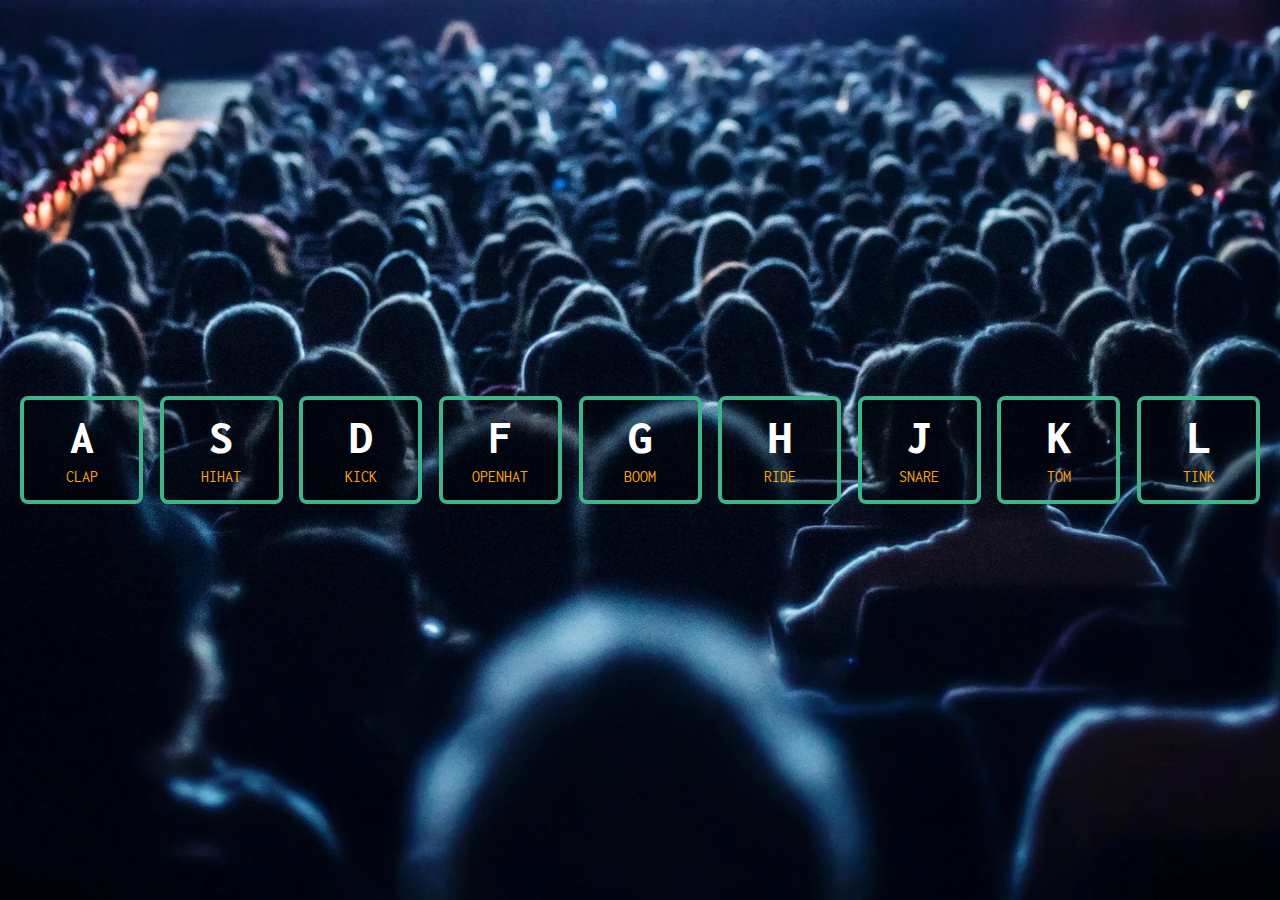
<file: drum-kit/index.html>
<!DOCTYPE html>
<html lang="en">
<head>
  <meta charset="utf-8">
  <meta content="width=device-width, initial-scale=1" name="viewport">
  <title>Drum kit</title>
  <link class="favicon" href="assets/favicon.ico" rel="icon">
  <link href="style.css" rel="stylesheet" type="text/css">
  <link href="normalize.css" rel="stylesheet" type="text/css">
  <link rel="preconnect" href="https://fonts.googleapis.com">
  <link rel="preconnect" href="https://fonts.gstatic.com" crossorigin>
  <link href="https://fonts.googleapis.com/css2?family=Inconsolata:wght@200;300;400;500;600;700;800;900&display=swap" rel="stylesheet"> 
</head>
<body>
  <main class="main">
    <div class="keys-container">
      <div data-key="65" class="keys__block"  id="block-clap" >
        <kbd class="key-font">A</kbd>
        <span class="sound key-font">clap</span>
      </div>
      <div data-key="83" class="keys__block" id="block-hihat">
        <kbd class="key-font">S</kbd>
        <span class="sound key-font">hihat</span>
      </div>
      <div data-key="68" class="keys__block" id="block-kick">
        <kbd class="key-font">D</kbd>
        <span class="sound key-font">kick</span>
      </div>
      <div data-key="70" class="keys__block" id="block-openhat">
        <kbd class="key-font">F</kbd>
        <span class="sound key-font">openhat</span>
      </div>
      <div data-key="71" class="keys__block" id="block-boom">
        <kbd class="key-font">G</kbd>
        <span class="sound key-font">boom</span>
      </div>
      <div data-key="72" class="keys__block" id="block-ride">
        <kbd class="key-font">H</kbd>
        <span class="sound key-font">ride</span>
      </div>
      <div data-key="74" class="keys__block" id="block-snare">
        <kbd class="key-font">J</kbd>
        <span class="sound key-font">snare</span>
      </div>
      <div data-key="75" class="keys__block" id="block-tom">
        <kbd class="key-font">K</kbd>
        <span class="sound key-font">tom</span>
      </div>
      <div data-key="76" class="keys__block" id="block-tink">
        <kbd class="key-font">L</kbd>
        <span class="sound key-font">tink</span>
      </div>
    </div>
    <audio data-key="65" id ="clap" src="assets/audio/clap.wav"></audio>
    <audio data-key="83" id="hihat" src="assets/audio/hihat.wav"></audio>
    <audio data-key="68" id="kick" src="assets/audio/kick.wav"></audio>
    <audio data-key="70" id="openhat" src="assets/audio/openhat.wav"></audio>
    <audio data-key="71" id="boom" src="assets/audio/boom.wav"></audio>
    <audio data-key="72" id="ride"  src="assets/audio/ride.wav"></audio>
    <audio data-key="74" id="snare" src="assets/audio/snare.wav"></audio>
    <audio data-key="75" id="tom" src="assets/audio/tom.wav"></audio>
    <audio data-key="76" id="tink" src="assets/audio/tink.wav"></audio>
  </main>
  <script src="script.js"></script>
</body>
</html>
</file>
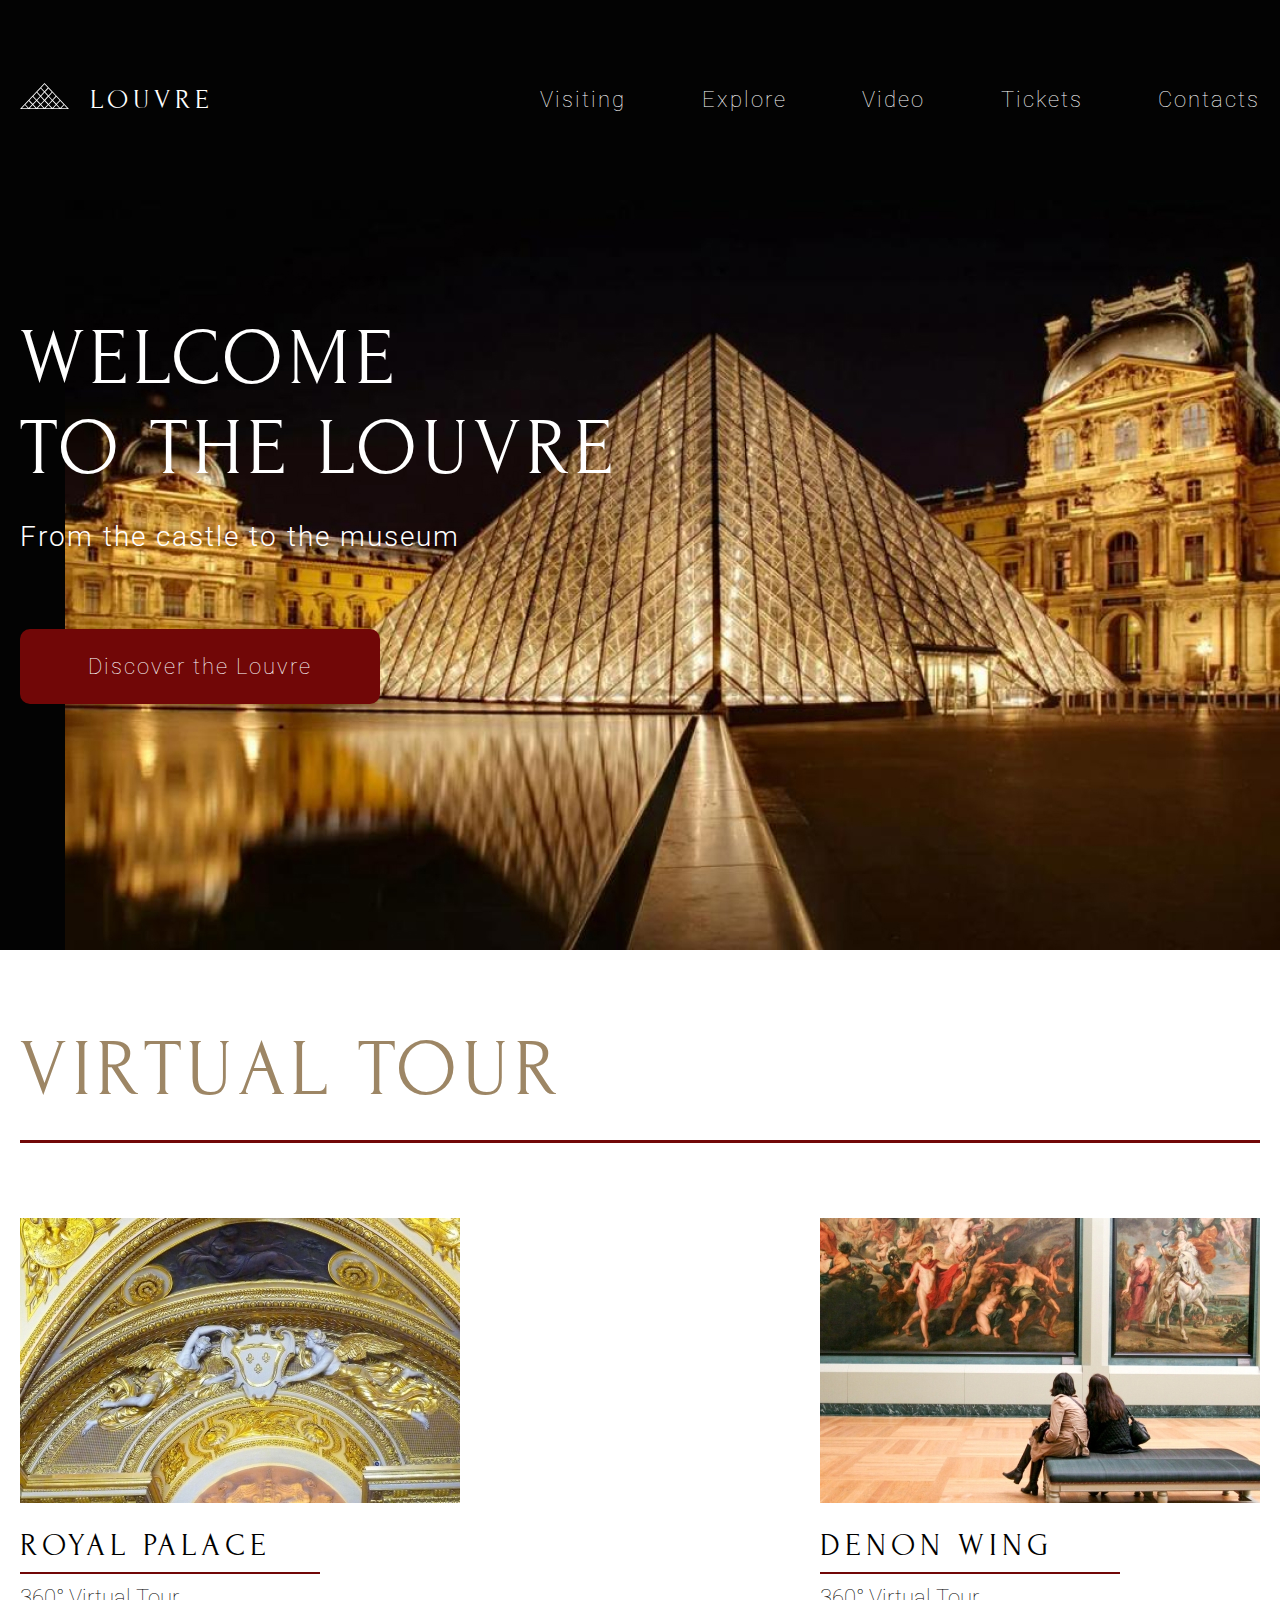
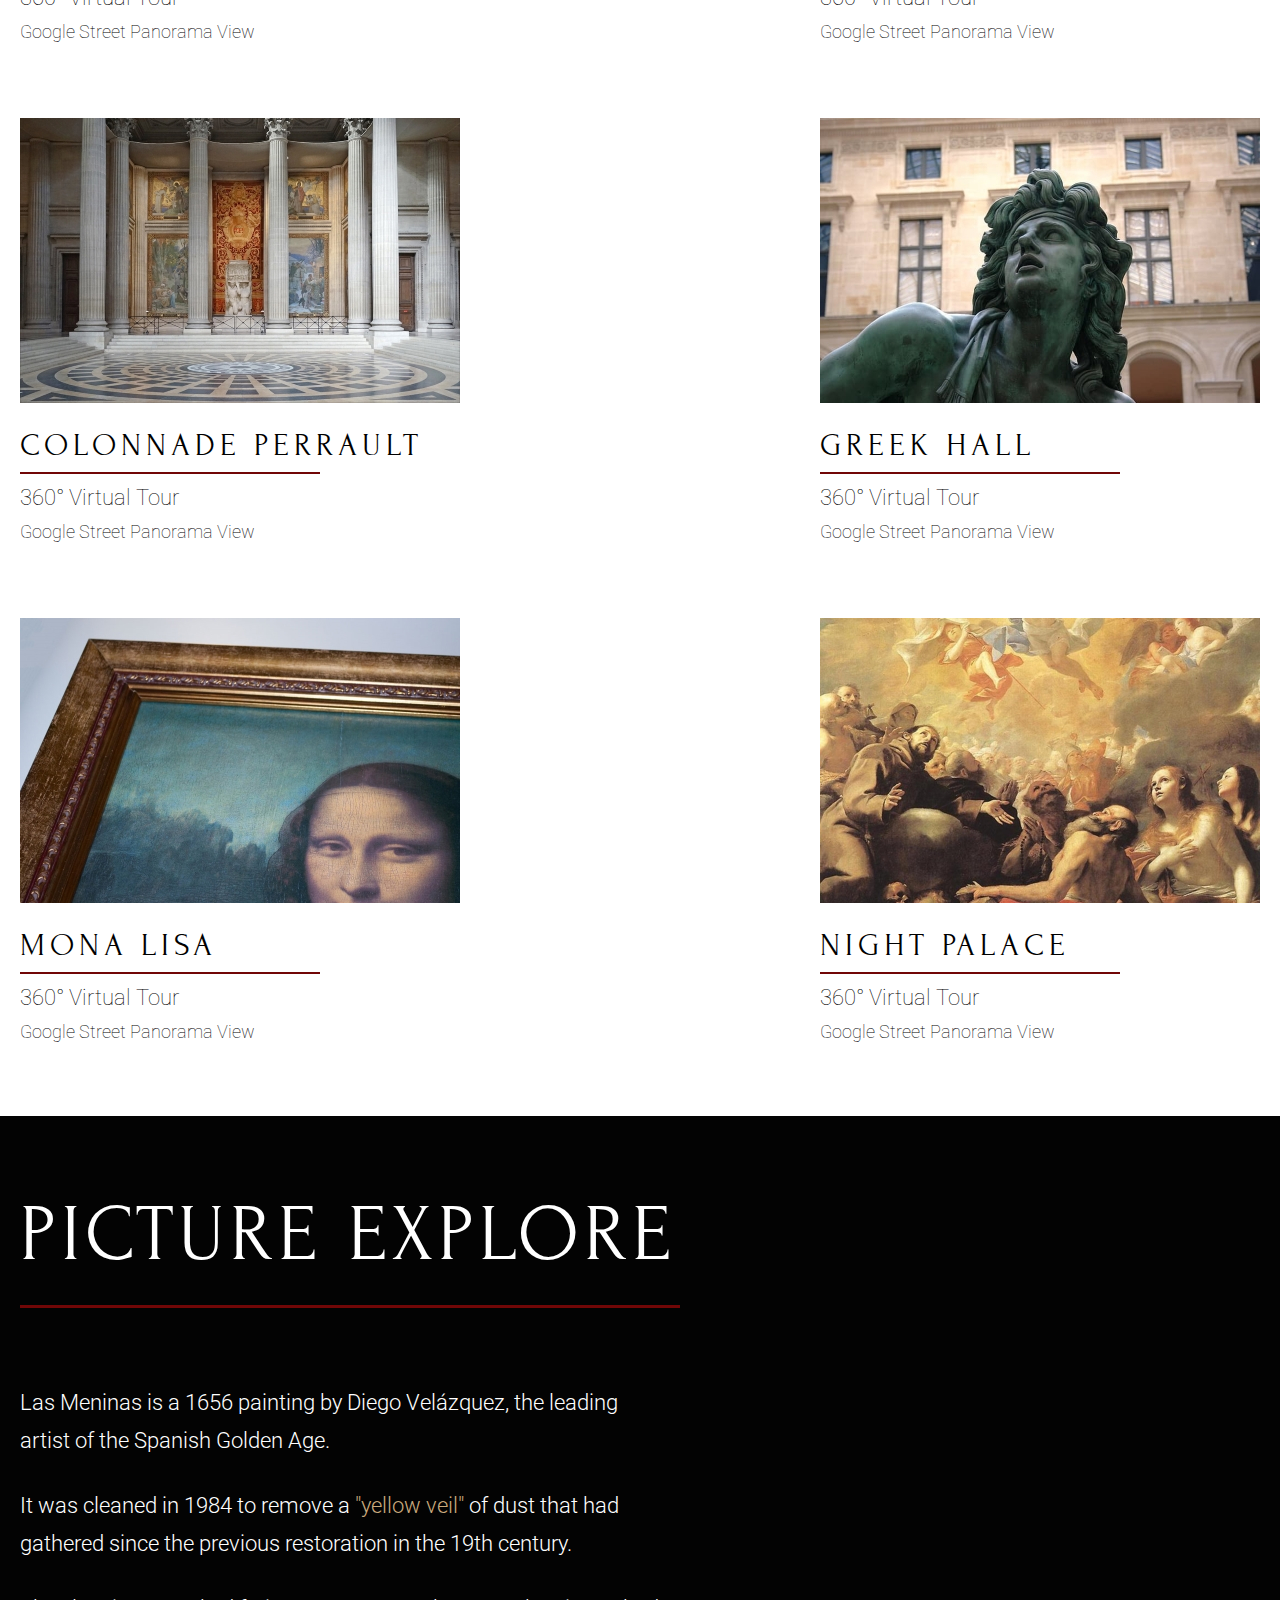
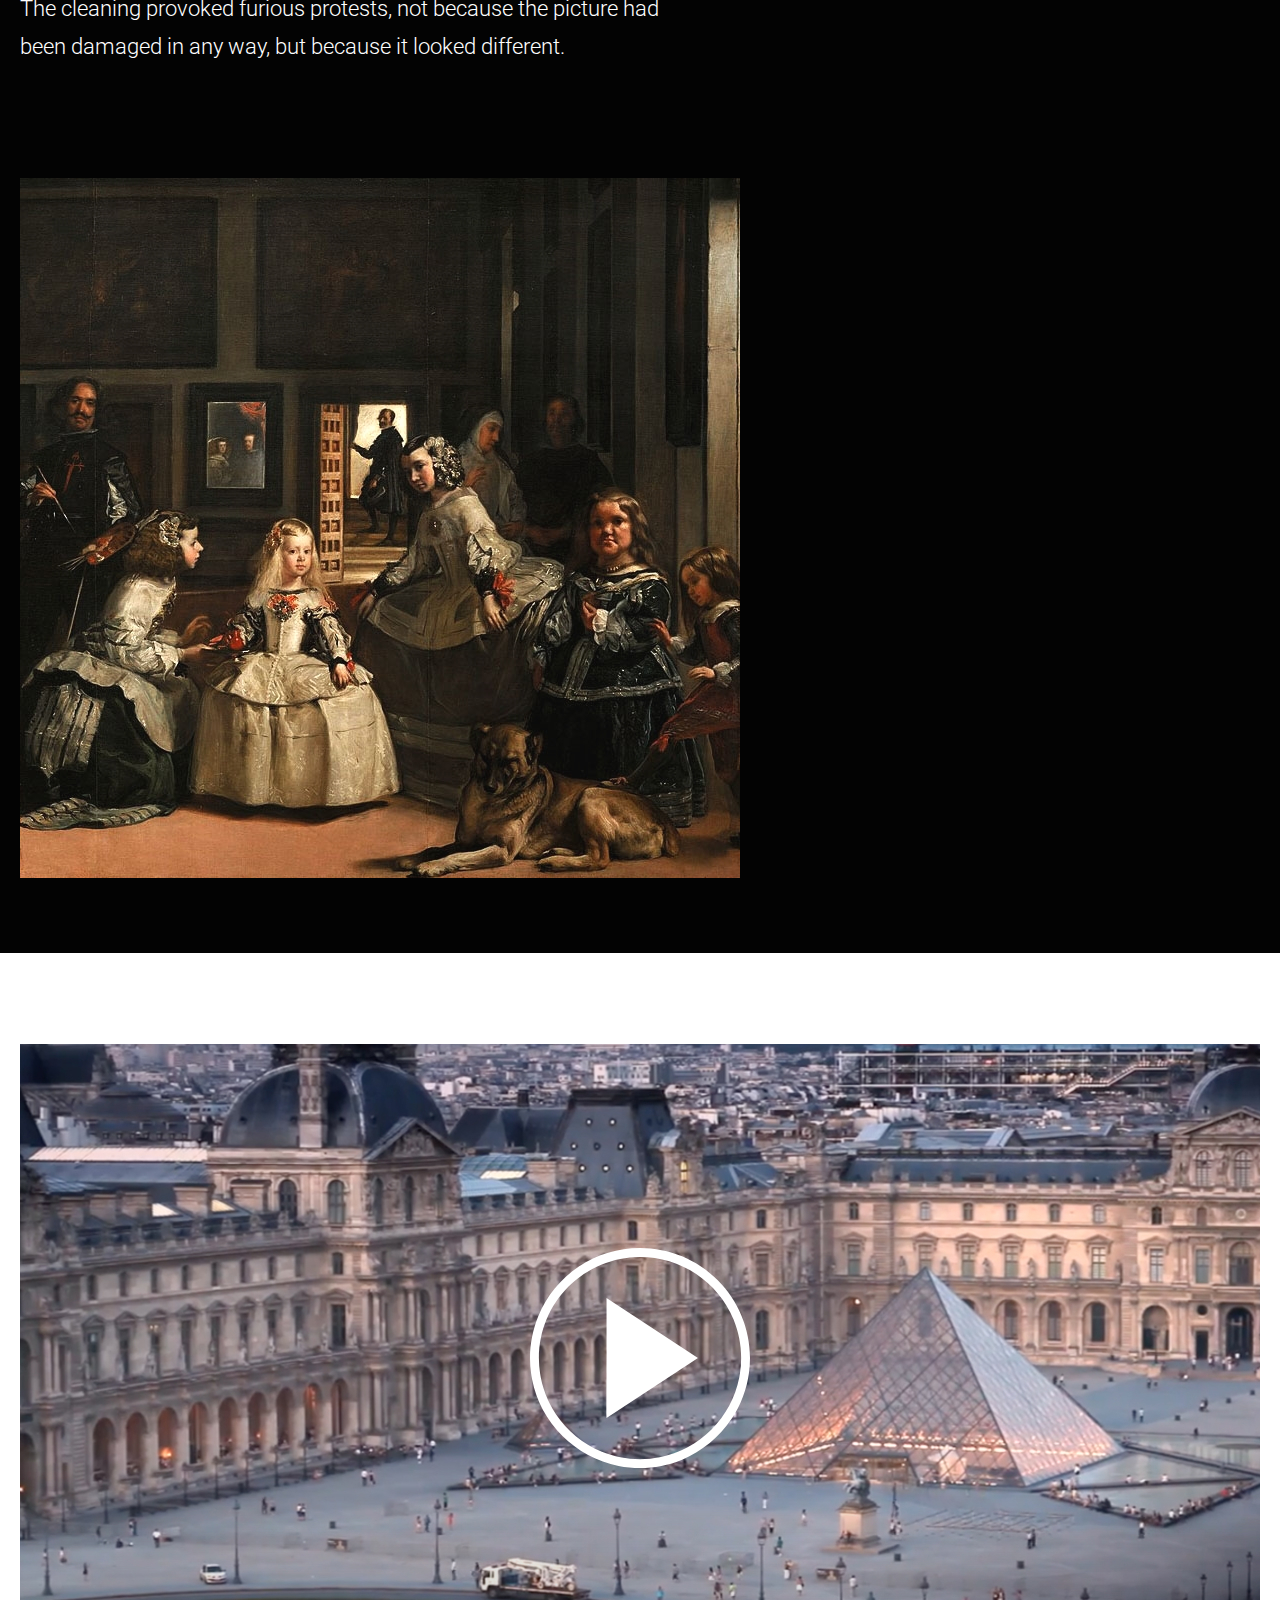
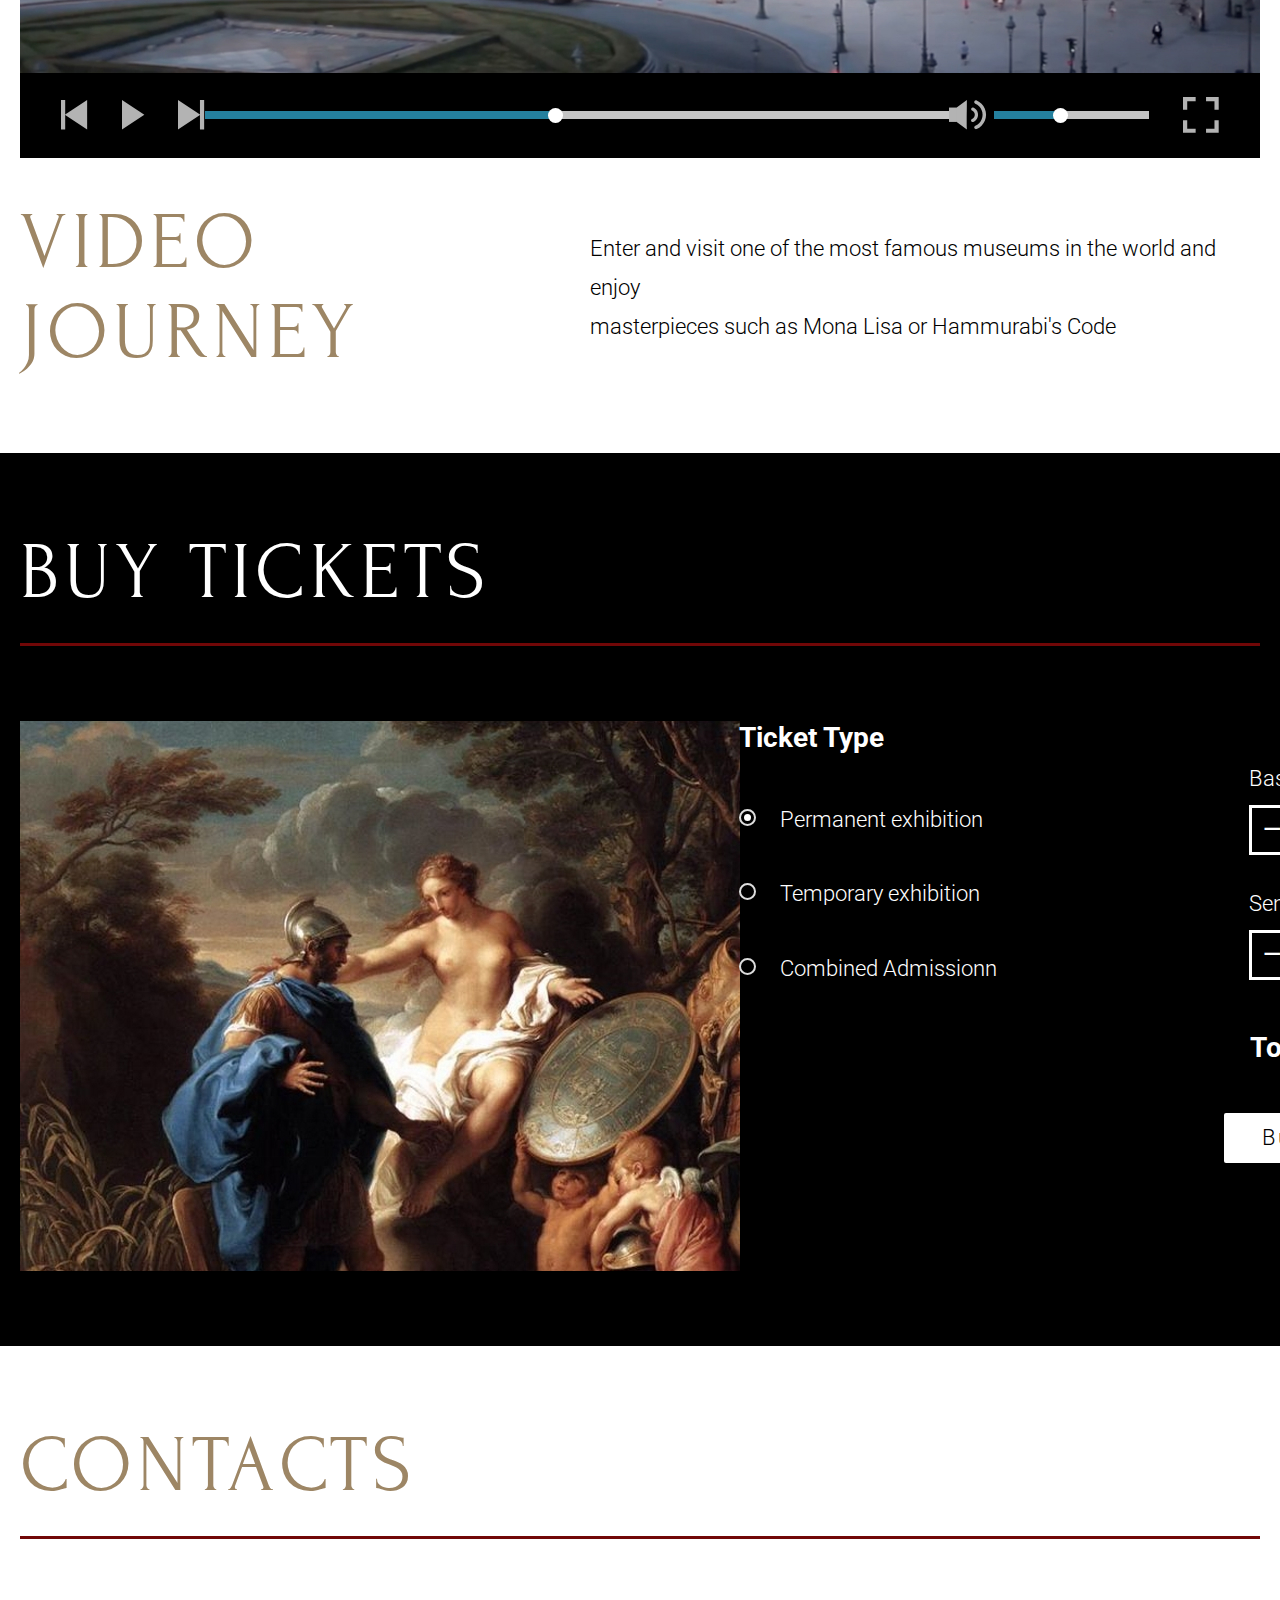
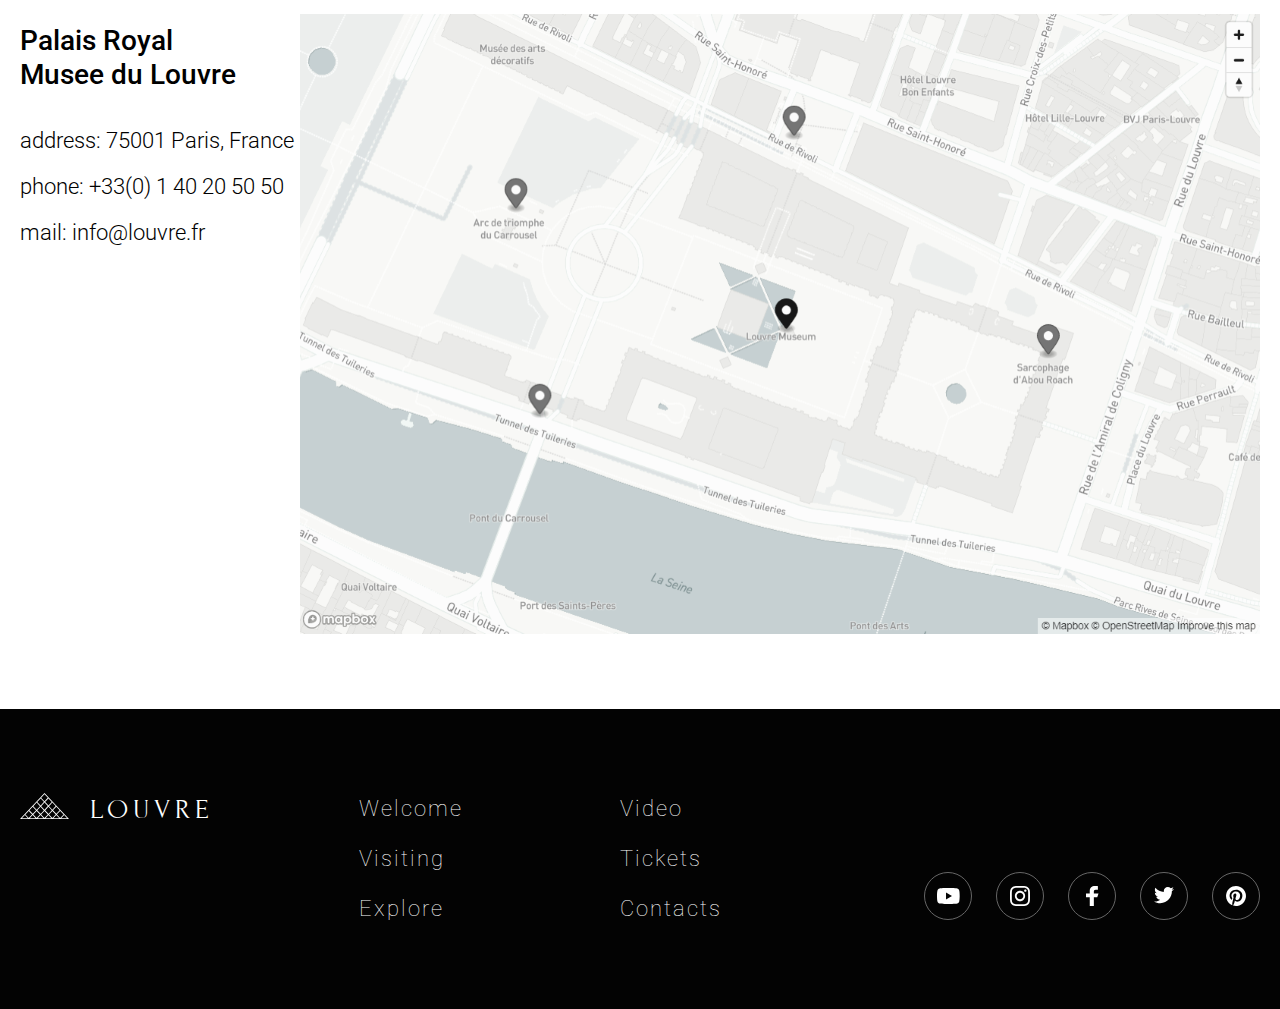
<file: museum/index.html>
<!DOCTYPE html>
<html lang="en">
<head>
  <meta charset="utf-8">
  <meta content="width=device-width, initial-scale=1" name="viewport">
  <title>MUSEUM</title>
  <link class="favicon" href="assets/favicon.ico" rel="icon">
  <link href="style.css" rel="stylesheet" type="text/css">
  <link href="normalize.css" rel="stylesheet" type="text/css">
  <link href="https://fonts.gstatic.com" rel="preconnect">
  <link href="https://fonts.googleapis.com/css2?family=Roboto:wght@100;300;400;500;700&display=swap" rel="stylesheet">
  <link href="https://fonts.googleapis.com/css2?family=Forum:wght@100;300;400;500;700&display=swap" rel="stylesheet">
</head>
<body>
  <header class="header" id="header">
    <div class="header-container">
      <div class="header__logo">
        <a class="logo" href="#">
          <svg class="logo-icon" width="50" height="34" viewBox="0 0 50 34" fill="none" xmlns="http://www.w3.org/2000/svg">
          <path d="M49 26H0L24.5 0L49 26ZM13.3075 13.1309L16.6442 16.6702L19.981 13.1309L16.6442 9.58115L13.3075 13.1309ZM16.6442 25.0052L19.981 21.466L16.6442 17.9162L13.3075 21.466L16.6442 25.0052ZM32.4083 25.0052L35.745 21.466L32.4083 17.9162L29.019 21.466L32.4083 25.0052ZM28.4673 5.40314C28.4473 5.43762 28.4207 5.46941 28.3885 5.49738C27.3507 6.6178 26.2997 7.73822 25.2357 8.84817C25.1437 8.94241 25.2357 9.00524 25.2357 9.08901L28.3097 12.356L28.4542 12.4921L31.7909 8.96335L28.4673 5.40314ZM8.78847 25.0052L8.91984 24.8691L11.9938 21.6126C12.0428 21.5717 12.0702 21.5173 12.0702 21.4607C12.0702 21.4042 12.0428 21.3498 11.9938 21.3089C11.0611 20.3456 10.1547 19.3613 9.23512 18.3874L8.78847 17.9162L5.45174 21.466L8.78847 25.0052ZM17.2354 8.95288L20.5721 12.4921L20.6772 12.3979L23.8169 9.06806C23.922 8.95288 23.8169 8.89005 23.8169 8.80628L20.7429 5.56021L20.6115 5.42408L17.2354 8.95288ZM17.2354 17.3298L20.5721 20.8691L20.7429 20.7016C21.7413 19.6545 22.7528 18.6073 23.7643 17.4869C23.7926 17.4663 23.8152 17.4412 23.8307 17.4133C23.8461 17.3853 23.8541 17.3551 23.8541 17.3246C23.8541 17.2941 23.8461 17.2639 23.8307 17.2359C23.8152 17.208 23.7926 17.1829 23.7643 17.1623C22.8185 16.1675 21.8727 15.1728 20.9399 14.1675L20.5721 13.7906L17.2354 17.3298ZM32.9995 17.3298L36.3362 20.8691L39.6729 17.3298L36.3362 13.7906L32.9995 17.3298ZM28.4673 13.7801V13.8534L25.3013 17.2147C25.1962 17.3089 25.2357 17.3717 25.3013 17.4555L28.244 20.5969C28.3228 20.6911 28.4147 20.7853 28.5198 20.8901L31.8566 17.3508L28.4673 13.7801ZM12.7295 20.8482C12.7453 20.8175 12.7675 20.7892 12.7952 20.7644L15.9611 17.4031C16.0531 17.2984 15.9611 17.2461 15.9611 17.1623L12.8477 13.8953C12.8069 13.8484 12.7583 13.8061 12.7032 13.7696L9.37962 17.2984L12.7295 20.8482ZM32.3558 16.6597L35.6925 13.1204L32.3558 9.59162L29.019 13.1309L32.3558 16.6597ZM24.4737 8.28272L27.8105 4.74346L24.5263 1.27749H24.4606L21.2552 4.71204C21.2354 4.73712 21.2249 4.76616 21.2249 4.79581C21.2249 4.82546 21.2354 4.8545 21.2552 4.87958L24.4737 8.28272ZM24.4737 16.6597L27.8105 13.1204L24.5 9.58115L21.1633 13.1309L24.4737 16.6597ZM24.4737 25.0366L27.8105 21.4974L24.4737 17.9476L21.1633 21.466L24.4737 25.0366ZM40.2378 25.0366L43.5745 21.4974L40.2509 17.9791H40.1853L36.9668 21.3613C36.8617 21.4764 36.9668 21.5288 36.9668 21.6021L39.5941 24.4398L40.2378 25.0366ZM1.89169 25.2356H7.88204L4.91314 22.0942L1.89169 25.2356ZM41.1705 25.2356H47.1083L44.1394 22.0942L41.1705 25.2356ZM23.5542 25.2356L20.5721 22.0942L17.5901 25.2356H23.5542ZM33.3147 25.2356H39.2525L36.2836 22.0942L33.3147 25.2356ZM31.3968 25.2356L28.4279 22.0942L25.459 25.2356H31.3968ZM15.6327 25.2356L12.6638 22.0942L9.69491 25.2356H15.6327Z" fill="white"/>
          </svg>
          <h1 class="logo-text">Louvre</h1></a>
      </div>
      <nav class="header__navigation">
        <ul class="navigation__menu">
          <li class="menu__item">
            <a class="item_link" href="#visiting">Visiting</a>
          </li>
          <li class="menu__item">
            <a class="item_link" href="#explore">Explore</a>
          </li>
          <li class="menu__item">
            <a class="item_link" href="#video">Video</a>
          </li>
          <li class="menu__item">
            <a class="item_link" href="#tickets">Tickets</a>
          </li>
          <li class="menu__item">
            <a class="item_link" href="#contacts">Contacts</a>
          </li>
        </ul>
      </nav>
    </div>
  </header>
  <main>
    <section class="welcome-section">
      <div class="welcome-wrapper">
        <div class="container welcome-container">
          <div class="welcome-text">
            <h2 class="section-title">welcome<br>
            to the louvre</h2>
            <p class="section-title title_castle-to-museum">From the castle to the museum</p>
          </div>
          <a class="btn-discover btn-discover_link" href="https://www.google.com/maps/@48.8618159,2.3366818,3a,75y,81.55h,73.4t/data=!3m7!1e1!3m5!1sAF1QipOVxZQuSy3Bx9T_HpH_7FtBHDTXvI6SF-A10ocT!2e10!3e12!7i5472!8i2736" target="_blank">
            Discover the Louvre
          </a>
        </div>
      </div>
    </section>
    <section class="visiting-section" id="visiting">
      <div class="container">
        <h2 class="section-title visiting-title_color-margin underline-title">Virtual tour</h2>
       <div class="cards-container">
          <a class="card-link" href="https://www.google.com/maps/@48.8606882,2.3356791,0a,93y,34.57h,63.23t/data=!3m4!1e1!3m2!1sAF1QipMZ9YgnArbwEIbTDANeSQYFu9gNqpW_2Sv8FBvY!2e10?source=apiv3" target="_blank">
            <div class="card">
              <img height="285" src="assets/images/royal-palace.jpg" width="440" alt="Royal Palace">
              <h3 class="card-title card-underline-title">Royal Palace</h3>
              <h4 class="card-second-title">360° Virtual Tour</h4>
              <p class="card-third-title">Google Street Panorama View</p>
            </div>
          </a>
          <a class="card-link" href="https://www.google.com/maps/@48.8563254,2.3352706,0a,75.5y,102.63h,102.63t/data=!3m4!1e1!3m2!1sAF1QipNRj_CwP4coDMYdCHj6qHeBeJpI2VxU5BUsOX4F!2e10?source=apiv3" target="_blank">
            <div class="card">
              <img alt="Denon Wing" height="285" src="assets/images/denon-wing.jpg" width="440">
              <h3 class="card-title card-underline-title">Denon Wing</h3>
              <h4 class="card-second-title">360° Virtual Tour</h4>
              <p class="card-third-title">Google Street Panorama View</p>
            </div>
          </a>
          <a class="card-link" href="https://www.google.com/maps/@48.8601723,2.3395439,0a,102.5y,325.16h,90.54t/data=!3m4!1e1!3m2!1sAF1QipNMZGQuEA-pAUvIG_eP_2f3gWTKZEJ6XLVJ-Pgb!2e10?source=apiv3" target="_blank">
            <div class="card">
              <img alt="Colonnade Perrault" height="285" src="assets/images/colonnade-perrault.jpg" width="440">
              <h3 class="card-title card-underline-title">Colonnade Perrault</h3>
              <h4 class="card-second-title">360° Virtual Tour</h4>
              <p class="card-third-title">Google Street Panorama View</p>
            </div>
          </a>
          <a class="card-link" href="https://www.google.com/maps/@48.860183,2.3356156,0a,102.1y,199.19h,93.82t/data=!3m4!1e1!3m2!1sAF1QipP7uFZnTITRe-7AEVAgHAfqiCL-03gvBHcYWgF3!2e10?source=apiv3" target="_blank">
            <div class="card card-line-two">
              <img alt="Greek hall" height="285" src="assets/images/greek-hall.jpg" width="440">
              <h3 class="card-title card-underline-title">Greek hall</h3>
              <h4 class="card-second-title">360° Virtual Tour</h4>
              <p class="card-third-title">Google Street Panorama View</p>
            </div>
          </a>
          <a class="card-link" href="https://www.google.com/maps/@48.8598788,2.3355157,0a,76.2y,3.23h,94.05t/data=!3m4!1e1!3m2!1sAF1QipO1wkUUbyzpPjj-OR0mR5etZJT-xl-40XK8rDQ3!2e10?source=apiv3" target="_blank">
            <div class="card">
              <img alt="Mona Lisa" height="285" src="assets/images/mona-lisa.jpg" width="440">
              <h3 class="card-title card-underline-title">Mona Lisa</h3>
              <h4 class="card-second-title">360° Virtual Tour</h4>
              <p class="card-third-title">Google Street Panorama View</p>
            </div>
          </a>
          <a class="card-link" href="https://www.google.com/maps/@48.8603755,2.338561,3a,75y,182.75h,106.93t/data=!3m8!1e1!3m6!1sAF1QipOm_Ehr0L3hdzYAwqqy_pwnNyRpjP-GPoYaO4HU!2e10!3e11!6shttps:%2F%2Flh5.googleusercontent.com%2Fp%2FAF1QipOm_Ehr0L3hdzYAwqqy_pwnNyRpjP-GPoYaO4HU%3Dw203-h100-k-no-pi-10.356472-ya353.73358-ro0-fo100!7i12000!8i6000">
            <div class="card">
              <img alt="Night Palace" height="285" src="assets/images/night-palace.jpg" width="440">
              <h3 class="card-title card-underline-title">Night Palace</h3>
              <h4 class="card-second-title">360° Virtual Tour</h4>
              <p class="card-third-title">Google Street Panorama View</p>
            </div>
          </a>
        </div>
      </div>
    </section>
    <section class="explore-section padding" id="explore">
      <div class="container explore-section-container">
        <div class="container-picture">
          <h2 class="section-title explore-title underline-title">Picture explore</h2>
          <div class="container-picture__text">
            <p class="picture-text">Las Meninas is a 1656 painting by Diego Velázquez, the leading<br> artist of the Spanish Golden Age.</p>
            <p class="picture-text text_padding">It was cleaned in 1984 to remove a <span class="yellow-veil">"yellow veil"</span> of dust that had<br> gathered since the previous restoration in the 19th century.</p>
            <p class="picture-text text_padding">The cleaning provoked furious protests, not because the picture had<br> been damaged in any way, but because it looked different.</p>
          </div>
        </div><img alt="Las Meninas" class="las-meninas" height="700" src="assets/images/las-meninas.jpg" width="720"></div>
    </section>
    <section class="video-section padding" id="video">
      <div class="container">
        <div class="video-container">
          <div class="video-container__background">
            <button class="play-button"></button>
          </div>
          <div class="player-container">
            <div class="player-control-container">
              <button class="previous-button"></button>
              <button class="play-button2"></button>
              <button class="next-button"></button>
            </div><input class="vid" max="100" min="0" name="vid" style="width: 820px;" type="range" value="47">
            <div class="volume-control-container">
              <button class="volume-btn"></button>
              <input class="volume" max="100" name="vid" type="range" value="42">
              <button class="full-btn"></button>
            </div>
          </div>
        </div>
        <div class="video-section__text">
          <h2 class="section-title video-section_text">Video journey</h2>
          <p class="video-section-text">Enter and visit one of the most famous museums in the world and enjoy<br> masterpieces such as Mona Lisa or Hammurabi's Code</p>
        </div>
      </div>
    </section>
    <section class="tickets-section padding" id="tickets">
      <div class="container">
        <h2 class="section-title explore-title underline-title video-title">Buy tickets</h2>
        <div class="tickets-container">
          <img alt="Painting" height="550" src="assets/images/painting.jpg" width="720">
          <div class="tickets-buy">
            <div class="ticket-type">
              <h4 class="ticket-type__title">Ticket Type</h4>
              <div class="ticket-type-block">
                <input checked class="radio" id="permanent-exhibition" name="radio" type="radio"> <label class="label" for="permanent-exhibition">Permanent exhibition</label>
              </div>
              <div class="ticket-type-block">
                <input class="radio" id="temporary-exhibition" name="radio" type="radio"> <label class="label padding-label" for="temporary-exhibition">Temporary exhibition</label>
              </div>
              <div class="ticket-type-block">
                <input class="radio" id="combined-admissionn" name="radio" type="radio"> <label class="label" for="combined-admissionn">Combined Admissionn</label>
              </div>
            </div>
            <div class="amount-container">
              <h4 class="ticket-type__title amount_title">Amount</h4>
              <h5 class="amount-type">Basic 18+</h5>
              <div class="amount-item">
                <button class="amount-btn padding-minus" onclick="this.nextElementSibling.stepDown()" type="button">–</button>
                <input class="number" max="100" min="0" readonly type="number" value="1"> <button class="amount-btn padding-plus" onclick="this.previousElementSibling.stepUp()" type="button">+</button>
              </div>
              <h5 class="amount-type">Senior 65+</h5>
              <div class="amount-item amount-second-item">
                <button class="amount-btn padding-minus amount-second-btn" onclick="this.nextElementSibling.stepDown()" type="button">–</button> <input class="number" max="100" min="0" readonly type="number" value="1"> <button class="amount-btn padding-plus" onclick="this.previousElementSibling.stepUp()" type="button">+</button>
              </div>
              <p class="amount-total-summ">Total €220</p><button class="shop-btn">Buy Now</button>
            </div>
          </div>
        </div>
      </div>
    </section>
    <section class="contacts-section padding" id="contacts">
      <div class="container">
        <h2 class="section-title explore-title contacts-title underline-title gold_text underline-title_bottom">Contacts</h2>
        <div class="contacts-container">
          <div class="contacts-text">
            <p class="contacts-text_big">Palais Royal<br> <span class="contacts-text_fr">Musee du Louvre</span></p>
            <div class="contacts-padding-top">
              <span class="contacts-text_small">address: 75001 Paris, France</span> <span class="contacts-text_small">phone: +33(0) 1 40 20 50 50 </span> <span class="contacts-text_small">mail: info@louvre.fr </span>
            </div>
          </div><img alt="Map" class="map" src="assets/images/map.png"></div>
      </div>
    </section>
  </main>
  <footer class="footer">
    <div class="container footer_container">
      <div class="footer-container">
        <div class="footer__logo">
          <a class="logo footer-logo" href="#">
            <svg class="logo-icon" width="50" height="34" viewBox="0 0 50 34" fill="none" xmlns="http://www.w3.org/2000/svg">
          <path d="M49 26H0L24.5 0L49 26ZM13.3075 13.1309L16.6442 16.6702L19.981 13.1309L16.6442 9.58115L13.3075 13.1309ZM16.6442 25.0052L19.981 21.466L16.6442 17.9162L13.3075 21.466L16.6442 25.0052ZM32.4083 25.0052L35.745 21.466L32.4083 17.9162L29.019 21.466L32.4083 25.0052ZM28.4673 5.40314C28.4473 5.43762 28.4207 5.46941 28.3885 5.49738C27.3507 6.6178 26.2997 7.73822 25.2357 8.84817C25.1437 8.94241 25.2357 9.00524 25.2357 9.08901L28.3097 12.356L28.4542 12.4921L31.7909 8.96335L28.4673 5.40314ZM8.78847 25.0052L8.91984 24.8691L11.9938 21.6126C12.0428 21.5717 12.0702 21.5173 12.0702 21.4607C12.0702 21.4042 12.0428 21.3498 11.9938 21.3089C11.0611 20.3456 10.1547 19.3613 9.23512 18.3874L8.78847 17.9162L5.45174 21.466L8.78847 25.0052ZM17.2354 8.95288L20.5721 12.4921L20.6772 12.3979L23.8169 9.06806C23.922 8.95288 23.8169 8.89005 23.8169 8.80628L20.7429 5.56021L20.6115 5.42408L17.2354 8.95288ZM17.2354 17.3298L20.5721 20.8691L20.7429 20.7016C21.7413 19.6545 22.7528 18.6073 23.7643 17.4869C23.7926 17.4663 23.8152 17.4412 23.8307 17.4133C23.8461 17.3853 23.8541 17.3551 23.8541 17.3246C23.8541 17.2941 23.8461 17.2639 23.8307 17.2359C23.8152 17.208 23.7926 17.1829 23.7643 17.1623C22.8185 16.1675 21.8727 15.1728 20.9399 14.1675L20.5721 13.7906L17.2354 17.3298ZM32.9995 17.3298L36.3362 20.8691L39.6729 17.3298L36.3362 13.7906L32.9995 17.3298ZM28.4673 13.7801V13.8534L25.3013 17.2147C25.1962 17.3089 25.2357 17.3717 25.3013 17.4555L28.244 20.5969C28.3228 20.6911 28.4147 20.7853 28.5198 20.8901L31.8566 17.3508L28.4673 13.7801ZM12.7295 20.8482C12.7453 20.8175 12.7675 20.7892 12.7952 20.7644L15.9611 17.4031C16.0531 17.2984 15.9611 17.2461 15.9611 17.1623L12.8477 13.8953C12.8069 13.8484 12.7583 13.8061 12.7032 13.7696L9.37962 17.2984L12.7295 20.8482ZM32.3558 16.6597L35.6925 13.1204L32.3558 9.59162L29.019 13.1309L32.3558 16.6597ZM24.4737 8.28272L27.8105 4.74346L24.5263 1.27749H24.4606L21.2552 4.71204C21.2354 4.73712 21.2249 4.76616 21.2249 4.79581C21.2249 4.82546 21.2354 4.8545 21.2552 4.87958L24.4737 8.28272ZM24.4737 16.6597L27.8105 13.1204L24.5 9.58115L21.1633 13.1309L24.4737 16.6597ZM24.4737 25.0366L27.8105 21.4974L24.4737 17.9476L21.1633 21.466L24.4737 25.0366ZM40.2378 25.0366L43.5745 21.4974L40.2509 17.9791H40.1853L36.9668 21.3613C36.8617 21.4764 36.9668 21.5288 36.9668 21.6021L39.5941 24.4398L40.2378 25.0366ZM1.89169 25.2356H7.88204L4.91314 22.0942L1.89169 25.2356ZM41.1705 25.2356H47.1083L44.1394 22.0942L41.1705 25.2356ZM23.5542 25.2356L20.5721 22.0942L17.5901 25.2356H23.5542ZM33.3147 25.2356H39.2525L36.2836 22.0942L33.3147 25.2356ZM31.3968 25.2356L28.4279 22.0942L25.459 25.2356H31.3968ZM15.6327 25.2356L12.6638 22.0942L9.69491 25.2356H15.6327Z" fill="white"/>
          </svg>
            <span class="footer-text">Louvre</span>
          </a>
        </div>
        <nav class="footer__menu">
          <ul class="menu">
            <li class="menu__item  column-item1">
              <a class="item_link" href="#header">Welcome</a>
            </li>
            <li class="menu__item column-item1">
              <a class="item_link" href="#visiting">Visiting</a>
            </li>
            <li class="menu__item column-item1">
              <a class="item_link" href="#explore">Explore</a>
            </li>
          </ul>
          <ul class="footer-nav-list">
            <li class="menu__item">
              <a class="item_link" href="#video">Video</a>
            </li>
            <li class="menu__item">
              <a class="item_link" href="#tickets">Tickets</a>
            </li>
            <li class="menu__item">
              <a class="item_link" href="#contacts">Contacts</a>
            </li>
          </ul>
        </nav>
      </div>
      <ul class="footer-social">
        <li class="footer-social__item">
          <a href="https://www.youtube.com/user/louvre" class="footer-link" target="_blank">
            <svg width="23" height="16" viewBox="0 0 23 16" fill="none" xmlns="http://www.w3.org/2000/svg">
              <path d="M9.03 11.38V4.62L14.97 8L9.03 11.38ZM22.23 2.5C22.1026 2.01772 21.8508 1.57733 21.4998 1.22285C21.1488 0.868375 20.711 0.612223 20.23 0.48C18.46 2.98023e-08 11.35 0 11.35 0C11.35 0 4.25 2.98023e-08 2.48 0.48C1.99901 0.612223 1.56115 0.868375 1.21018 1.22285C0.859213 1.57733 0.607431 2.01772 0.48 2.5C2.98023e-08 4.28 0 8 0 8C0 8 2.98023e-08 11.72 0.47 13.5C0.598299 13.9835 0.851586 14.4247 1.20441 14.7793C1.55723 15.1338 1.99717 15.3893 2.48 15.52C4.25 16 11.36 16 11.36 16C11.36 16 18.46 16 20.23 15.52C20.711 15.3878 21.1488 15.1316 21.4998 14.7771C21.8508 14.4227 22.1026 13.9823 22.23 13.5C22.71 11.72 22.71 8 22.71 8C22.71 8 22.71 4.28 22.24 2.5H22.23Z" fill="white"/>
              </svg>
          </a>

        </li>
        <li class="footer-social__item">
          <a href="https://www.instagram.com/museelouvre/" class="footer-link" target="_blank">
            <svg width="24" height="24" viewBox="0 0 24 24" fill="none" xmlns="http://www.w3.org/2000/svg">
              <path d="M13.02 2C14.82 2 15.2 2.02 16.12 2.06C17.18 2.11 17.91 2.28 18.54 2.53C19.2 2.78 19.76 3.13 20.31 3.68C20.87 4.23 21.21 4.79 21.47 5.45C21.72 6.08 21.88 6.81 21.93 7.88C21.98 8.83 21.99 9.2 21.99 11.2V12.8C21.99 14.8 21.98 15.17 21.93 16.12C21.9143 16.9468 21.7588 17.7651 21.47 18.54C21.21 19.2 20.87 19.76 20.32 20.31C19.76 20.87 19.2 21.21 18.54 21.47C17.91 21.72 17.18 21.88 16.12 21.93C15.17 21.98 14.79 21.99 12.79 21.99H11.2C9.20003 21.99 8.83003 21.98 7.87003 21.93C7.04321 21.9141 6.22502 21.7586 5.45003 21.47C4.78364 21.2195 4.17968 20.8271 3.68003 20.32C3.16784 19.8186 2.77186 19.211 2.52003 18.54C2.23165 17.765 2.07613 16.9468 2.06003 16.12C2.01101 15.0874 1.991 14.0537 2.00003 13.02V10.97C2.00003 9.17 2.02003 8.79 2.06003 7.87C2.11003 6.81 2.28003 6.08 2.52003 5.45C2.78003 4.79 3.12003 4.23 3.68003 3.68C4.17521 3.16743 4.78047 2.77418 5.45003 2.53C6.22448 2.23821 7.04266 2.07931 7.87003 2.06C8.79003 2.02 9.17003 2 10.97 2H13.02ZM13.04 3.8H10.95C9.22003 3.8 8.85003 3.82 7.95003 3.86C6.98003 3.9 6.45003 4.06 6.10003 4.2C5.63003 4.38 5.30003 4.6 4.95003 4.95C4.60003 5.3 4.38003 5.63 4.20003 6.1C4.07003 6.45 3.90003 6.98 3.86003 7.96C3.82003 8.86 3.80003 9.22 3.80003 10.96V13.04C3.80003 14.78 3.82003 15.14 3.86003 16.04C3.90003 17.01 4.06003 17.54 4.20003 17.89C4.38003 18.36 4.60003 18.69 4.95003 19.04C5.30003 19.39 5.63003 19.61 6.10003 19.79C6.45003 19.93 6.98003 20.09 7.96003 20.13C8.93003 20.18 9.28003 20.19 11.44 20.19H12.55C14.72 20.19 15.06 20.18 16.04 20.13C17.01 20.09 17.54 19.93 17.89 19.79C18.36 19.61 18.69 19.39 19.04 19.04C19.39 18.69 19.61 18.36 19.79 17.89C19.93 17.54 20.09 17.01 20.13 16.04C20.18 15.06 20.19 14.72 20.19 12.55V11.45C20.19 9.28 20.18 8.93 20.13 7.95C20.09 6.98 19.93 6.45 19.79 6.1C19.6291 5.66543 19.3728 5.27246 19.04 4.95C18.7178 4.61692 18.3248 4.3606 17.89 4.2C17.2969 3.98317 16.6715 3.86822 16.04 3.86C15.0408 3.81227 14.0404 3.79226 13.04 3.8ZM12 6.86C13.3619 6.86 14.668 7.40101 15.631 8.36401C16.594 9.32701 17.135 10.6331 17.135 11.995C17.135 13.3569 16.594 14.663 15.631 15.626C14.668 16.589 13.3619 17.13 12 17.13C10.6381 17.13 9.33204 16.589 8.36904 15.626C7.40604 14.663 6.86503 13.3569 6.86503 11.995C6.86503 10.6331 7.40604 9.32701 8.36904 8.36401C9.33204 7.40101 10.6381 6.86 12 6.86ZM12 8.66C11.1155 8.66 10.2673 9.01136 9.64183 9.6368C9.0164 10.2622 8.66503 11.1105 8.66503 11.995C8.66503 12.8795 9.0164 13.7278 9.64183 14.3532C10.2673 14.9786 11.1155 15.33 12 15.33C12.8845 15.33 13.7328 14.9786 14.3582 14.3532C14.9837 13.7278 15.335 12.8795 15.335 11.995C15.335 11.1105 14.9837 10.2622 14.3582 9.6368C13.7328 9.01136 12.8845 8.66 12 8.66ZM17.33 5.46C17.6483 5.46 17.9535 5.58643 18.1786 5.81147C18.4036 6.03652 18.53 6.34174 18.53 6.66C18.53 6.97826 18.4036 7.28348 18.1786 7.50853C17.9535 7.73357 17.6483 7.86 17.33 7.86C17.0118 7.86 16.7065 7.73357 16.4815 7.50853C16.2565 7.28348 16.13 6.97826 16.13 6.66C16.13 6.34174 16.2565 6.03652 16.4815 5.81147C16.7065 5.58643 17.0118 5.46 17.33 5.46Z" fill="white"/>
            </svg>
          </a>

        </li>
        <li class="footer-social__item">
          <a href="https://www.facebook.com/museedulouvre" class="footer-link" target="_blank">
            <svg width="24" height="24" viewBox="0 0 24 24" fill="none" xmlns="http://www.w3.org/2000/svg">
               <path d="M9.78 22L9.75 13.25H6V9.5H9.75V7C9.75 3.63 11.84 2 14.85 2C16.29 2 17.53 2.1 17.89 2.15V5.68H15.8C14.17 5.68 13.85 6.46 13.85 7.6V9.5H18.5L17.25 13.25H13.85V22H9.78Z" fill="white"/>
              </svg>

          </a>
        </li>
        <li class="footer-social__item">
          <a href="http://twitter.com/museelouvre" class="footer-link" target="_blank">
            <svg width="20" height="17" viewBox="0 0 20 17" fill="none" xmlns="http://www.w3.org/2000/svg">
                <path d="M20 1.88C19.25 2.25 18.5 2.38 17.62 2.5C18.5 2 19.12 1.25 19.37 0.25C18.5606 0.731306 17.6743 1.06959 16.75 1.25C15.9485 0.46227 14.8737 0.0144601 13.75 0C11.62 0 9.75 1.88 9.75 4.13C9.75 4.5 9.75 4.75 9.88 5C8.24215 4.93823 6.63643 4.52707 5.17046 3.79408C3.70448 3.0611 2.41212 2.02321 1.38 0.75C1.00812 1.39563 0.834247 2.13634 0.88 2.88C0.891623 3.55196 1.06825 4.21077 1.39434 4.79842C1.72043 5.38608 2.18597 5.88456 2.75 6.25C2.12 6.25 1.5 6 0.87 5.75C0.87 7.75 2.25 9.38 4.12 9.75C3.75 9.88 3.37 9.88 3 9.88C2.75 9.88 2.5 9.88 2.25 9.75C2.75 11.38 4.25 12.63 6.13 12.63C4.67779 13.7963 2.8622 14.4156 1 14.38H0C1.87496 15.5591 4.03554 16.2056 6.25 16.25C13.75 16.25 17.88 10 17.88 4.62V4.12C18.7387 3.53355 19.4617 2.76969 20 1.88Z" fill="white"/>
                </svg>
          </a>
        </li>
        <li class="footer-social__item">
          <a href="https://www.pinterest.fr/museedulouvre/" class="footer-link" target="_blank">
            <svg width="20" height="20" viewBox="0 0 20 20" fill="none" xmlns="http://www.w3.org/2000/svg">
                <path d="M9.99998 0C7.67546 0.00823729 5.42643 0.826025 3.63952 2.31277C1.85262 3.79952 0.639475 5.86234 0.208661 8.1466C-0.222153 10.4309 0.156274 12.7939 1.27888 14.8293C2.40149 16.8648 4.19815 18.4456 6.35998 19.3C6.25998 18.51 6.18998 17.3 6.38998 16.43L7.55998 11.46C7.55998 11.46 7.25998 10.86 7.25998 9.98C7.25998 8.59 8.06998 7.56 9.07998 7.56C9.92998 7.56 10.35 8.2 10.35 8.96C10.35 9.82 9.79998 11.1 9.50998 12.29C9.26998 13.29 10.01 14.1 11 14.1C12.78 14.1 14.14 12.23 14.14 9.53C14.14 7.13 12.42 5.47 9.95998 5.47C9.37557 5.44433 8.79202 5.53734 8.24456 5.74342C7.69709 5.94951 7.19705 6.26438 6.77463 6.66904C6.35221 7.07371 6.01616 7.55977 5.78678 8.09789C5.55739 8.63601 5.43942 9.21503 5.43998 9.8C5.43998 10.66 5.76998 11.58 6.17998 12.08C6.25998 12.18 6.26998 12.27 6.23998 12.37L5.95998 13.5C5.91998 13.68 5.80998 13.73 5.62998 13.64C4.36998 13.05 3.58998 11.24 3.58998 9.76C3.58998 6.61 5.88998 3.72 10.21 3.72C13.67 3.72 16.38 6.18 16.38 9.49C16.38 12.94 14.2 15.71 11.18 15.71C10.18 15.71 9.21998 15.18 8.89998 14.56L8.26998 16.93C7.97485 17.8577 7.55787 18.7421 7.02998 19.56C8.40381 19.9816 9.85236 20.1021 11.277 19.9133C12.7016 19.7245 14.0687 19.2309 15.2854 18.4661C16.502 17.7014 17.5395 16.6833 18.3272 15.4814C19.115 14.2795 19.6344 12.9219 19.8501 11.5011C20.0658 10.0804 19.9728 8.62979 19.5774 7.24822C19.1819 5.86664 18.4934 4.58653 17.5586 3.49506C16.6238 2.40359 15.4648 1.52642 14.1604 0.923296C12.8561 0.320168 11.437 0.00525257 9.99998 0Z" fill="white"/>
              </svg>
          </a>
        </li>
      </ul>
    </div>
  </footer>
</body>
</html>
</file>
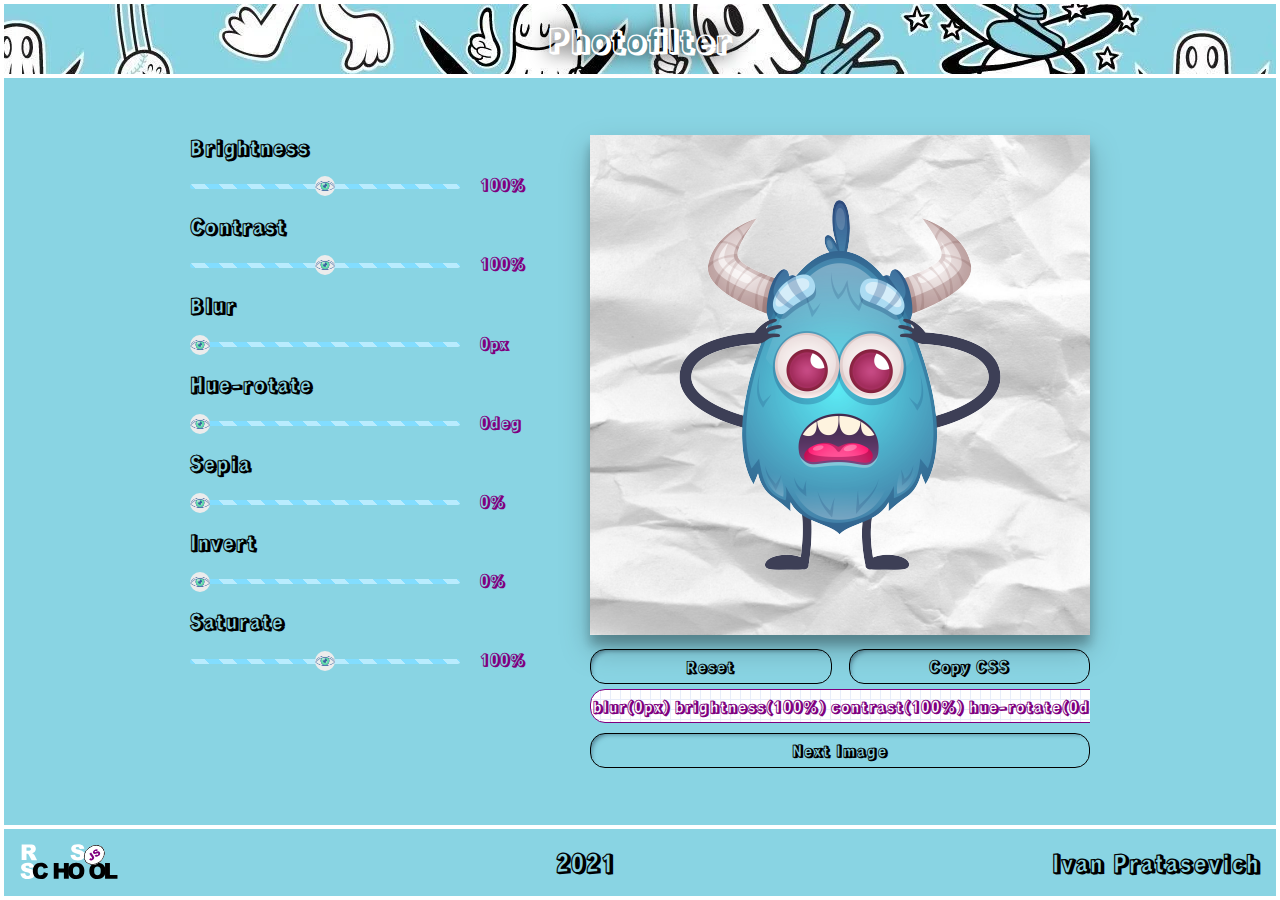
<file: photofilter/index.html>
<!DOCTYPE html>
<html lang="en">

<head>
  <meta charset="utf-8">
  <meta content="width=device-width, initial-scale=1" name="viewport">
  <title>Photofilter</title>
  <link class="favicon" href="assets/images/photofilter.ico" rel="icon">
  <link href="style.css" rel="stylesheet" type="text/css">
  <link href="normalize.css" rel="stylesheet" type="text/css">
  <link rel="preconnect" href="https://fonts.googleapis.com">
  <link rel="preconnect" href="https://fonts.gstatic.com" crossorigin>
  <link href="https://fonts.googleapis.com/css2?family=Rampart+One&display=swap" rel="stylesheet">
</head>

<body>
  <header class="header">
    <h1>Photofilter</h1>
  </header>
  <main class="main">
    <div class="container">
      <div class="filter-block">
        <div class="wrapper">
          <label>Brightness</label>
          <input class="range" data-filter="brightness" data-sizing="%" id="range" max="200" min="0" name="brightness" type="range" value="100">
          <output class="brightnessCSS" id="brightness">100%</output>
        </div>
        <div class="wrapper">
          <label>Contrast</label>
          <input class="range" data-filter="contrast" data-sizing="%" id="range" max="200" min="0" type="range" value="100">
          <output class="contrast" id="contrast">100%</output>
        </div>
        <div class="wrapper">
          <label>Blur</label>
          <input class="range" data-filter="blur" data-sizing="px" id="range" max="10" min="0" type="range" value="0">
          <output class="blur" id="blur">0px</output>
        </div>
        <div class="wrapper">
          <label>Hue-rotate</label>
          <input class="range" data-filter="hue-rotate" data-sizing="deg" id="range" max="360" min="0" type="range" value="0">
          <output class="hue-rotate" id="hue-rotate">0deg</output>
        </div>
        <div class="wrapper">
          <label>Sepia</label>
          <input class="range" data-filter="sepia" data-sizing="%" id="range" max="100" min="0" type="range" value="0">
          <output class="sepia" id="sepia">0%</output>
        </div>
        <div class="wrapper">
          <label>Invert</label>
          <input class="range" data-filter="invert" data-sizing="%" id="range" max="100" min="0" type="range" value="0">
          <output class="invert" id="invert">0%</output>
        </div>
        <div class="wrapper">
          <label>Saturate</label>
          <input class="range" data-filter="saturate" data-sizing="%" id="range" max="200" min="0" type="range" value="100">
          <output class="saturate" id="saturate">100%</output>
        </div>
      </div>
      <div class="image-block">
        <img class="img" height="500" src="assets/images/monster.webp" width="500">
        <div class="btn-container" id="btn-container">
          <div class="css-filters-container">
            <button class="btn first-btn" onclick="resetFilter()">Reset</button>
            <button class="btn second-btn" id="copy-btn" onclick="copyCSS()">Copy CSS</button>
            <div class="input-filters">
              <input type="text" value="blur(0px) brightness(100%) contrast(100%) hue-rotate(0deg) sepia(0%) invert(0%) saturate(100%)" id="inputCSS" class="css-input" contenteditable="true">
            </div>
            <button class="btn next-image" id="chngbtn" onclick="changeImgAnimation()">Next Image</button>
          </div>
        </div>
      </div>
    </div>
  </main>
  <footer class="footer">
    <a href="https://rs.school/js-stage0" target="_blank">
      <img height="36" src="assets/images/rs_school_js.svg" width="100">
    </a>
    <h2 class="year">2021</h2>
    <h2>
      <a href="https://github.com/ivanpratasevich" target="_blank">Ivan Pratasevich</a>
     </h2>
  </footer>
  <img src="assets/images/monster2.webp" class="img-download">
  <img src="assets/images/monster3.webp" class="img-download">
  <img src="assets/images/monster4.webp" class="img-download">
  <img src="assets/images/monster5.webp" class="img-download">
  <img src="assets/images/monster6.webp" class="img-download">
  <img src="assets/images/monster7.webp" class="img-download">
  <img src="assets/images/monster8.webp" class="img-download">
  <img src="assets/images/eye-active.gif" class="img-download">
  <script src="script.js">
  </script>
</body>

</html>
</file>
<file: drum-kit/style.css>
body{
  background-image: url(assets/images/background.webp);
  background-repeat: no-repeat;
  background-size: cover;
  background-position: center center;
  background-attachment: fixed;
}
.main{
  display: flex;
  height: 100vh;
  align-items: center;
  justify-content: center;
}
.keys-container{
  display: flex;
  justify-content: space-between;
  align-items: center;
  width: 1240px;
  height: 110px;
}
.keys__block{
  display: flex;
  position: relative;
  align-items: center;
  flex-direction: column;
  width: 115px;
  height: 100px;
  border: 4px solid #3eb489;
  background: rgba(0, 0, 0, 0.3);
  border-radius: 8px;
  transition: all 0.12s;
  cursor: pointer;
  user-select: none;
}
.key-font{
  display: block;
  margin-top: 10px;
  font-weight: 800;
  font-size: 3rem;
  font-family: 'Inconsolata', monospace;
  color: white;
}
.sound{
  margin-top: 3px;
  font-weight: 400;
  font-size: 1rem;
  text-transform: uppercase;
  color: orange;
}
.playing{
  transform: scale(1.1);
  border-color: orange;
  box-shadow: 0 0 8px #ffa500;
}
.musicalNote_style{
  position: absolute;
  width: 24px;
  height: 24px;
  background-repeat: no-repeat;
  background-position: center;
  background-size: cover;
  pointer-events: none; 
  animation: scale 0.8s linear;
}
@keyframes scale {
    0 {
        transform: scale(1);
        opacity: 1;
    }
    30% {
        transform: scale(1.5);
        opacity: 0.5;
    }
    100% {
        transform: scale(2);
        opacity: 0;
    }
}
</file>
<file: museum/style.css>
html {
  scroll-behavior: smooth;
}
.favicon {
  color: white;
}
.header {
  height: 200px;
  display: flex;
  align-items: center;
  background: #030303;
}
.header-container {
  width: 1440px;
  margin: 0 auto;
  height: 50px;
  display: flex;
  align-items: center;
  justify-content: space-between;
  padding-left: 20px;
  padding-right: 20px;
}
.header__logo {
  min-width: 195px;
  height: 50px;
  cursor: pointer;
}
.logo-icon {
  margin-right: 20px;
}
.logo-text {
  font-family: Forum;
  font-size: 28px;
  line-height: 50px;
  letter-spacing: 5px;
  text-transform: uppercase;
  color: #FFFFFF;
  margin: 0px;
  font-style: normal;
  font-weight: 400;
}
.logo {
  display: flex;
  text-decoration: none;
  align-items: center;
}
.footer-text {
  text-decoration: none;
  font-family: Forum;
  font-size: 28px;
  line-height: 50px;
  letter-spacing: 5px;
  text-transform: uppercase;
  color: #FFFFFF;
  margin: 0px;
  font-style: normal;
  font-weight: 400;
}
.logo:hover .logo-icon path {
  fill: #9D8665;
  transition-duration: 2s;
  transition-property: fill
}
.logo:hover .logo-text {
  fill: #9D8665;
  color: #9D8665;
  transition-duration: 2s;
  transition-property: color;
}
.menu__item {
  list-style: none;
  font-family: Roboto;
  font-weight: 100;
  font-size: 22px;
  line-height: 50px;
  letter-spacing: 2px;
  color: #FFFFFF;
  box-sizing: border-box;
  text-decoration: none;
  cursor: pointer;
}
.menu__item:first-child {
  padding-left: 0px;
}
.menu__item:last-child {
  padding-left: 0;
}
.navigation__menu {
  display: flex;
  justify-content: space-between;
  margin: 0px;
  padding: 0px;
  width: 720px;
}
.item_link {
  text-decoration: none;
  color: #FFFFFF;
}
.menu__item:hover .item_link {
  color: #9D8665;
  transition-duration: 500ms;
  transition-property: color;
}
.menu__item:active .item_link {
  color: #9D8665;
  transition-duration: 500ms;
  transition-property: color;
}
.welcome-section {
  margin: 0 auto;
  min-height: 750px;
  background: #030303;
}
.container {
  max-width: 1440px;
  margin: 0 auto;
  padding: 0 20px;
}
.welcome-text {
  padding-top: 48px;
}
.section-title {
  font-family: Forum;
  font-style: normal;
  font-weight: normal;
  font-size: 80px;
  line-height: 90px;
  letter-spacing: 5px;
  text-transform: uppercase;
  color: #FFFFFF;
  margin-bottom: 22px;
}
.title_castle-to-museum {
  font-family: Roboto;
  font-style: normal;
  font-weight: 300;
  font-size: 28px;
  line-height: 33px;
  letter-spacing: 2px;
  color: #FFFFFF;
  text-transform: none;
  margin-top: 26.1px;
  margin-bottom: 0px;
}
.btn-discover_link{
  text-decoration: none;
}
.btn-discover {
  display: block;
  display: flex;
  align-items: center;
  justify-content: center;
  margin-top: 76px;
  background: #710707;
  border-radius: 10px;
  border: 0px;
  width: 360px;
  height: 75px;
  font-family: Roboto;
  font-weight: 100;
  font-size: 22px;
  line-height: 26px;
  text-align: center;
  letter-spacing: 2px;
  color: #FFFFFF;
  cursor: pointer;
}
.btn-discover:hover {
  background-color: #9d8665;
  transition: 1s;
}
.visiting-title_color-margin {
  color: #9D8665;
  margin: 0px;
  padding-top: 75px;
  margin-bottom: 103px;
}
.visiting-section {
  background-color: #FFFFFF;
}
.underline-title {
  position: relative;
}
.card-underline-title {
  position: relative;
}
.card-underline-title::after {
  content: "";
  position: absolute;
  bottom: -11px;
  left: 0;
  width: 300px;
  height: 2px;
  background-color: #710707;
  transition: 1s;
}
.underline-title::after {
  content: "";
  position: absolute;
  bottom: -28px;
  left: 0;
  right: 0;
  height: 3px;
  background-color: #710707;
}
.cards-container {
  margin: 0 auto;
  display: flex;
  justify-content: space-between;
  flex-wrap: wrap;
  max-width: 1440px;
  row-gap: 76px;
  padding-bottom: 74px;
}
.card-title {
  margin: 0px;
  margin-top: 21px;
  font-family: Forum;
  font-style: normal;
  font-weight: 400;
  font-size: 32px;
  line-height: 35px;
  letter-spacing: 5px;
  text-transform: uppercase;
  color: #000000;
}
.card-second-title {
  margin: 0px;
  padding-top: 22px;
  font-family: Roboto;
  font-style: normal;
  font-weight: 100;
  font-size: 22px;
  line-height: 26px;
  color: #000000;
}
.card-third-title {
  padding-top: 9.5px;
  margin: 0px;
  font-family: Roboto;
  font-style: normal;
  font-weight: 100;
  font-size: 18px;
  line-height: 21px;
  color: #000000;
}
.explore-section {
  background: #030303;
}
.explore-section-container {
  display: flex;
  justify-content: space-between;
  flex-wrap: wrap;
  padding-bottom: 75px;
}
.explore-title {
  margin: 0px;
  padding-top: 74px;
  font-weight: 400;
  font-size: 80px;
  line-height: 90px;
  letter-spacing: 5px;
  width: 660px;
}
.card-link {
  text-decoration: none;
}
input[type='range'] {
  height: 8px;
  -webkit-appearance: none;
  background: linear-gradient(to right, #24809E 46.5%, #C4C4C4 45%);
}
input[type=range]::-webkit-slider-thumb {
  -webkit-appearance: none;
  height: 15px;
  width: 15px;
  border-radius: 50px;
  background: #FFFFFF;
  cursor: pointer;
}
.picture-text {
  font-family: Roboto;
  font-style: normal;
  font-weight: 300;
  font-size: 22px;
  line-height: 38px;
  color: #FFFFFF;
}
.container-picture__text {
  margin-top: 104px;
}
.text_padding {
  padding-top: 5px;
}
.text_size {
  font-size: 21px;
}
.las-meninas {
  padding-top: 90px;
}
.video-section {
  padding-bottom: 75px;
  background-color: #FFFFFF;
}
.video-container {
  display: flex;
  flex-direction: column;
  padding-top: 91px;
  min-height: 714px;
  width: 100%;
  margin-bottom: 40px;
}
.video-container__background {
  display: flex;
  justify-content: center;
  align-items: center;
  background-image: url(assets/images/video-background.jpg);
  background-position: center;
  background-repeat: no-repeat;
  min-height: 629px;
  max-width: 1440px;
}
.player-container {
  display: flex;
  justify-content: space-between;
  align-items: center;
  padding-right: 41px;
  padding-left: 41px;
  max-width: 1440px;
  height: 85px;
  background: #000000;
}
.player-control-container {
  display: flex;
  justify-content: space-between;
  width: 159px;
  height: 30px;
}
.volume-control-container {
  display: flex;
  justify-content: space-between;
  align-items: center;
  width: 297px;
  height: 30px;
}
.volume-btn {
  background-image: url(assets/svg/volume-button.svg);
  background-repeat: no-repeat;
  background-position: center;
  height: 30px;
  width: 38px;
  padding: 0;
  border: none;
  font: inherit;
  color: inherit;
  background-color: transparent;
  cursor: pointer;
}
.full-btn {
  background-image: url(assets/svg/fullscreen-button.svg);
  background-repeat: no-repeat;
  background-position: center;
  height: 36px;
  width: 36px;
  padding: 0;
  border: none;
  font: inherit;
  color: inherit;
  background-color: transparent;
  cursor: pointer;
}
.play-button{
  background-image: url(assets/svg/play-button.svg);
  background-repeat: no-repeat;
  background-position: center;
  height: 220px;
  width: 220px;
  padding: 0;
  border: none;
  font: inherit;
  color: inherit;
  background-color: transparent;
  cursor: pointer;
  box-sizing: border-box;
}
.full-btn:hover{
  filter: contrast(90%) brightness(75%);
  transition-duration: 500ms;
  transition-property: filter;
}
.volume-btn:hover{
  filter: contrast(90%) brightness(75%);
  transition-duration: 500ms;
  transition-property: filter;
}
.previous-button:hover{
  filter: contrast(90%) brightness(75%);
  transition-duration: 500ms;
  transition-property: filter;
}
.play-button2:hover{
  filter: contrast(90%) brightness(75%);
  transition-duration: 500ms;
  transition-property: filter;
}
.play-button:hover{
  filter: contrast(90%) brightness(75%);
  transition-duration: 500ms;
  transition-property: filter;
}
.next-button:hover{
  filter: contrast(90%) brightness(75%);
  transition-duration: 500ms;
  transition-property: filter;
}
.volume {
  width: 155px;
  margin-right: 28px;
}
.fullscreen {
  margin-left: 28px;
}
.video-section_text {
  margin: 0px;
  max-width: 610px;
  color: #9D8665;
}
.video-section__text {
  display: flex;
  justify-content: space-between;
  align-items: center;
}
.video-section-text {
  margin: 0px;
  margin-right: 29px;
  font-family: Roboto;
  font-style: normal;
  font-weight: 300;
  font-size: 22px;
  line-height: 39px;
  color: #000000;
}
.welcome-wrapper {
  margin: 0 auto;
  max-width: 1920px;
  min-height: 750px;
  background-image: url(assets/images/background-welcome.jpg);
  background-repeat: no-repeat;
  background-size: 1215px 750px;
  background-position: bottom right;
}
.welcome-container {
  padding-left: 20px;
  padding-right: 20px;
}
.yellow-veil {
  color: #CAAA7D;
}
.tickets-section {
  background: #000000;
}
.video-title{
  width: 100%;
  padding-top: 75px;
}
.tickets-container {
  display: flex;
  justify-content: space-between;
  margin-top: 103px;
  padding-bottom: 75px;
}
.shop-btn {
  text-align: center;
  width: 175px;
  height: 50px;
  background: #FFFFFF;
  border-radius: 2px;
  font-family: Roboto;
  font-style: normal;
  font-weight: 300;
  font-size: 22px;
  border: 0;
  outline: 0;
  line-height: 26px;
  text-align: center;
  letter-spacing: 2px;
  color: #000000;
}
.contacts-section {
  background-color: #FFFFFF;
}
.gold_text {
  color: #9D8665;
}
.underline-title_bottom {
  bottom: 2px;
  width: 100%;
}
.contacts-text_fr{
  display: block;
  margin-top: 1px;
}
.contacts-container {
  display: flex;
  justify-content: space-between;
  padding-bottom: 75px;
}
.contacts-text {
  margin-top: 111px;
  width: 280px;
  min-height: 221px;
}
.contacts-text_big {
  margin: 0px;
  font-family: Roboto;
  font-style: normal;
  font-weight: 500;
  font-size: 28px;
  line-height: 33px;
  color: #000000;
}
.contacts-text_small {
  display: block;
  font-family: Roboto;
  font-style: normal;
  font-weight: 300;
  font-size: 22px;
  line-height: 26px;
  color: #000000;
  margin-bottom: 20px;
}
.padding-top {
  padding-top: 30px;
}
.map {
  margin-top: 101px;
  width: 960px;
  height: 620px;
}
.footer {
  background: #030303;
}
.footer-container {
  display: flex;
  justify-content: space-between;
  max-width: 700px;
}
.footer__logo {
  min-width: 339px;
}
.footer__menu {
  display: flex;
  justify-content: space-between;
  min-width: 363px;
}
.menu {
  padding-left: 0px;
  margin: 0px;
  display: flex;
  justify-content: space-between;
  flex-wrap: wrap;
  flex-direction: column;
  max-width: 353px;
}
.tickets-buy {
  display: flex;
  justify-content: space-between;
  min-width: 659px;
}
.ticket-type__title {
  margin-left: -1px;
  margin-top: 0px;
  margin-bottom: 54px;
  font-family: Roboto;
  font-style: normal;
  font-weight: 700;
  font-size: 28px;
  line-height: 33px;
  color: #FFFFFF;
}
.ticket-type {
  display: flex;
  flex-direction: column;
  max-width: 262px;
}
label {
  padding-bottom: 51px;
  padding-left: 40px;
  font-family: Roboto;
  font-style: normal;
  font-weight: 300;
  font-size: 22px;
  color: #ffffff;
  cursor: pointer;
}
.radio:checked,
.radio:not(:checked) {
  position: absolute;
  opacity: 0;
}
.radio:checked+label,
.radio:not(:checked)+label {
  position: relative;
  cursor: pointer;
  line-height: 23px;
  display: block;
}
.radio:checked+label:before,
.radio:not(:checked)+label:before {
  content: '';
  position: absolute;
  left: -1px;
  top: 1px;
  width: 17px;
  height: 17px;
  box-sizing: border-box;
  border: 2px solid #ddd;
  border-radius: 50%;
}
.radio:checked+label:after,
.radio:not(:checked)+label:after {
  content: '';
  width: 7px;
  height: 7px;
  background: #FFFFFF;
  position: absolute;
  top: 6px;
  left: 4px;
  border-radius: 50%;
  -webkit-transition: all 0.2s ease;
  transition: all 0.2s ease;
}
.radio:not(:checked)+label:after {
  opacity: 0;
  -webkit-transform: scale(0);
  transform: scale(0);
}
.radio:checked+label:after {
  opacity: 1;
  -webkit-transform: scale(1);
  transform: scale(1);
}
.amount-container {
  max-width: 175px;
  align-items: flex-end;
  display: flex;
  flex-direction: column;
}
.card:hover .card-underline-title::after {
  width: 440px;
  transition: 2s;
}
.card__img{
  overflow:hidden;
  height: 285px;
  width: 440px;
}
.card__img img{
  transition: all 1s ease-out;
}
.card:hover .card__img img {
  transform: scale(1.1);
}
.padding-label {
  padding-bottom: 52px;
}
.amount_title {
  margin-top: 0px;
  margin-right: 1px;
  text-align: right;
  margin-bottom: 12px;
}
.amount-item {
  box-sizing: border-box;
  width: 150px;
  display: flex;
  justify-content: center;
  align-items: center;
  margin-bottom: 36px;
  height: 50px;
  border: 3px solid #ffffff;
}
.amount-type {
  width: 150px;
  margin-top: 0px;
  margin-bottom: 13px;
  color: white;
  font-family: Roboto;
  font-style: normal;
  font-weight: 300;
  font-size: 22px;
  line-height: 26px;
  color: #FFFFFF;
}
.amount-btn {
  transition: 1s;
  cursor: pointer;
  font-family: Roboto;
  font-style: normal;
  font-weight: normal;
  font-size: 32px;
  box-sizing: border-box;
  line-height: 37px;
  padding-right: 10px;
  width: 38px;
  color: #FFFFFF;
  background-color: transparent;
  border: 0;
  outline: 0;
  cursor: pointer;
}
.amount-btn:hover {
  color: #9D8665;
}
.number {
  all: unset;
  font-family: Roboto;
  font-style: normal;
  font-weight: 300;
  font-size: 22px;
  height: 25px;
  text-align: center;
  color: #FFFFFF;
  width: 56px;
}
.padding-minus {
  padding-left: 0px;
}
.padding-plus {
  padding-left: 14px;
}
input[type='number'] {
  -moz-appearance: textfield;
}
input::-webkit-outer-spin-button,
input::-webkit-inner-spin-button {
  -webkit-appearance: none;
}
.amount-second-item {
  font-family: Roboto;
  font-style: normal;
  font-weight: 300;
  font-size: 22px;
  line-height: 26px;
  color: #FFFFFF;
}
.amount-second-item {
  box-sizing: border-box;
  width: 150px;
  display: flex;
  justify-content: center;
  align-items: center;
  margin-bottom: 23px;
  height: 50px;
  border: 3px solid #ffffff;
}
.amount-total-summ {
  font-family: Roboto;
  font-style: normal;
  font-weight: bold;
  font-size: 28px;
  line-height: 33px;
  letter-spacing: 1.65px;
  color: #FFFFFF;
  margin-bottom: 49px;
}
.shop-btn:active {
  transform: scale(0.8);
  background-color: #9d8665;
}
.shop-btn:hover {
  background-color: #9d8665;
  transition: 1s;
}
.contacts-title {
  padding-top: 77px;
}
.contacts-padding-top {
  padding-top: 37px;
}
.footer-nav-list {
  margin: 0px;
}
.column-item1 {}
.footer_container {
  display: flex;
  justify-content: space-between;
  padding-top: 75px;
  padding-bottom: 75px;
}
.previous-button {
  background-image: url(assets/svg/previous-button.svg);
  background-repeat: no-repeat;
  background-position: center;
  height: 30px;
  width: 27px;
  padding: 0;
  border: none;
  font: inherit;
  color: inherit;
  background-color: transparent;
  cursor: pointer;
}
.play-button2 {
  background-image: url(assets/svg/play-button2.svg);
  background-repeat: no-repeat;
  background-position: center;
  height: 30px;
  width: 27px;
  padding: 0;
  border: none;
  font: inherit;
  color: inherit;
  background-color: transparent;
  cursor: pointer;
}
.next-button{
  background-image: url(assets/svg/next-button.svg);
  background-repeat: no-repeat;
  background-position: center;
  height: 30px;
  width: 27px;
  padding: 0;
  border: none;
  font: inherit;
  color: inherit;
  background-color: transparent;
  cursor: pointer; 
}
.footer-social {
  display: flex;
  margin-bottom: 14px;
  min-width: 336px;
  justify-content: space-between;
  flex-wrap: nowrap;
  align-self: flex-end;
}
.footer-social__item {
  display: flex;
  justify-content: center;
  align-items: center;
  width: 48px;
  height: 48px;
  border: 1px solid #666666;
  box-sizing: border-box;
  border-radius: 50px;
}
.footer-link {
  box-sizing: border-box;
  display: flex;
  justify-content: center;
  align-items: center;
  height: 48px;
  width: 48px;
  border-radius: 50px;
  text-decoration: none;
}
.footer-social__item:hover .footer-link path {
  transition: .3s;
  fill: #9D8665;
  text-decoration: none;
}
.footer-social__item:hover {
  border: 1px solid #9D8665;
  transition: .3s;
}
.footer-social__item:active .footer-link path {
  fill: #9D8665;
  text-decoration: none;
}
.footer-social__item:active {
  border: 1px solid #9D8665;
}
.logo:hover .logo-icon path {
  fill: #9D8665;
  transition-duration: 2s;
  transition-property: fill
}
.logo:hover .footer-text {
  fill: #9D8665;
  color: #9D8665;
  transition-duration: 2s;
  transition-property: color;
}
.footer-logo {
  max-width: 195px;
  margin-top: 1px;
}
</file>
<file: photofilter/style.css>
html, body {
  height: 100%;
}
:root {
  --blur: 0px;
  --brightness: 100%;
  --contrast: 100%;
  --hue-rotate: 0deg;
  --sepia: 0%;
  --invert: 0%;
  --saturate: 100%;
}
body {
  display: flex;
  flex-direction: column;
}
.img {
  filter: saturate(var(--saturate)) invert(var(--invert)) sepia(var(--sepia)) hue-rotate(var(--hue-rotate)) blur(var(--blur)) brightness(var(--brightness)) contrast(var(--contrast))
}
.wrapper {
  position: relative;
}
output {
  position: absolute;
  left: 290px;
  bottom: -5px;
  font-family: 'Rampart One', cursive;
  color: purple;
  font-weight: 600;
}
.header h1 {
  margin: 0px;
  line-height: 70px;
  text-align: center;
  font-family: 'Rampart One', cursive;
  color: white;
  text-shadow: 0 0 20px black;
}
.header {
  background-image: url(assets/images/background-header.webp);
  animation: scrolling 70s linear infinite;
  animation-direction: alternate;
  border: 4px solid white;
}
.main {
  display: flex;
  flex: 1 0 auto;
  align-items: center;
  background-color: #89d4e3;
  border: 4px solid white;
  border-top: 0px;
}
.container {
  padding-top: 30px;
  padding-bottom: 30px;
  display: flex;
  margin: 0 auto;
  min-width: 900px;
  justify-content: space-between;
}
.filter-block {
  min-width: 270px;
}
.image-block {
  max-width: 500px;
}
.footer {
  background-color: #89d4e3;
  border: 4px solid white;
  border-top: 0px;
  flex-shrink: 0;
  font-family: 'Rampart One', cursive;
  display: flex;
  justify-content: space-between;
  align-items: center;
  padding-left: 15px;
  padding-right: 15px;
}
label {
  display: block;
  position: relative;
  color: black;
  margin-bottom: 25px;
  font-family: 'Rampart One';
  font-weight: 600;
  color: black;
  font-size: 21px;
}
input[type="range"] {
  display: block;
  width: 100%;
  -webkit-appearance: none;
  height: 5px;
  border-radius: 5px;
  background: repeating-linear-gradient(45deg, #B9ECFE, #B9ECFE 10px, #82DDFF 10px, #82DDFF 20px);
  background-size: 56px 56px;
  margin-bottom: 25px;
}
input[type=range]:focus {
  outline: none;
}
input[type=range]::-ms-track {
  width: 100%;
  cursor: pointer;
  background: transparent;
  border-color: transparent;
  color: transparent;
}
input[type=range]::-webkit-slider-thumb {
  -webkit-appearance: none;
  display: block;
  background-image: url(assets/images/eye.png);
  background-position: center;
  background-size: cover;
  width: 20px;
  height: 20px;
  border-radius: 50%;
  cursor: pointer;
  transition: background-image 0.8s ease;
}
input[type="range"]::-webkit-slider-thumb:hover {
  transform: scale(1.1);
  background-image: url(assets/images/eye-active.gif);
}
input[type="range"]::-webkit-slider-thumb:active {
  transform: scale(1.4);
}
.img {
  box-shadow: 0 14px 28px rgba(0, 0, 0, 0.25), 0 10px 10px rgba(0, 0, 0, 0.22);
}
.btn {
  border-radius: 15px;
  border: 1px solid black;
  min-width: 120px;
  height: 35px;
  font-weight: 600;
  cursor: pointer;
  background: transparent;
  transition: all 1s ease;
  box-shadow: 5px 5px 5px -5px rgba(34, 60, 80, 0.6) inset;
}
.btn:hover {
  background-color: purple;
  color: white;
}
#chngbtn:active {
  background-color: purple;
  color: white;
}
.btn-container {
  display: flex;
  margin-top: 10px;
  font-size: 16px;
  font-family: 'Rampart One', cursive;
}
h2 {
  transition: all 1s ease;
}
h2:hover .year:not(:hover) {
  color: white;
  cursor: pointer;
}
a:hover {
  color: white;
  cursor: pointer;
}
a {
  text-decoration: none;
  color: black;
  transition: all 1s ease;
}
.css-filters-container {
  width: 100%;
  display: flex;
  flex-wrap: wrap;
  justify-content: space-between;
}
.first-btn {
  flex: 0 1 48.3%;
}
.second-btn {
  flex: 0 1 48.3%;
}
.css-input {
  width: 980px;
  border: none;
  border: 1px solid purple;
  color: purple;
  font-weight: 600;
  margin-top: 5px;
  margin-bottom: 5px;
  height: 30px;
  outline: none;
  border-radius: 15px;
  background-image: url(assets/images/square.gif);
}
.input-filters {
  flex: 0 1 100%;
  overflow-y: hidden;
}
::-webkit-scrollbar {
  width: 20px;
  height: 15px;
  transition: all 1s ease;
}
.next-image {
  margin-top: 5px;
  width: 100%;
  box-shadow: 5px 5px 5px -5px rgba(34, 60, 80, 0.6) inset;
}
.img-download {
  display: none;
}
::-webkit-scrollbar-track {
  box-shadow: inset 0 0 5px white;
  border-radius: 15px;
  transition: all 1s ease;
}
::-webkit-scrollbar-thumb {
  background: white;
  border-radius: 15px;
  border: 1px solid black;
  transition: all 1s ease;
}
::-webkit-scrollbar-thumb:hover {
  background: purple;
  transition: all 1s ease;
}
@keyframes scrolling-x {
  from {
    background-position: 0% 0;
  }
  to {
    background-position: 100% 0;
  }
}
@keyframes scrolling {
  from {
    background-position: top left;
  }
  to {
    background-position: bottom right;
  }
}
@keyframes img-animation {
  from {
    opacity: 1;
    transform: scale(1);
  }
  to {
    opacity: 0;
    transform: scale(0.84);
  }
}
@keyframes img-animation2 {
  from {
    opacity: 0;
    transform: scale(0.84);
  }
  to {
    opacity: 1;
    transform: scale(1);
  }
}
</file>
